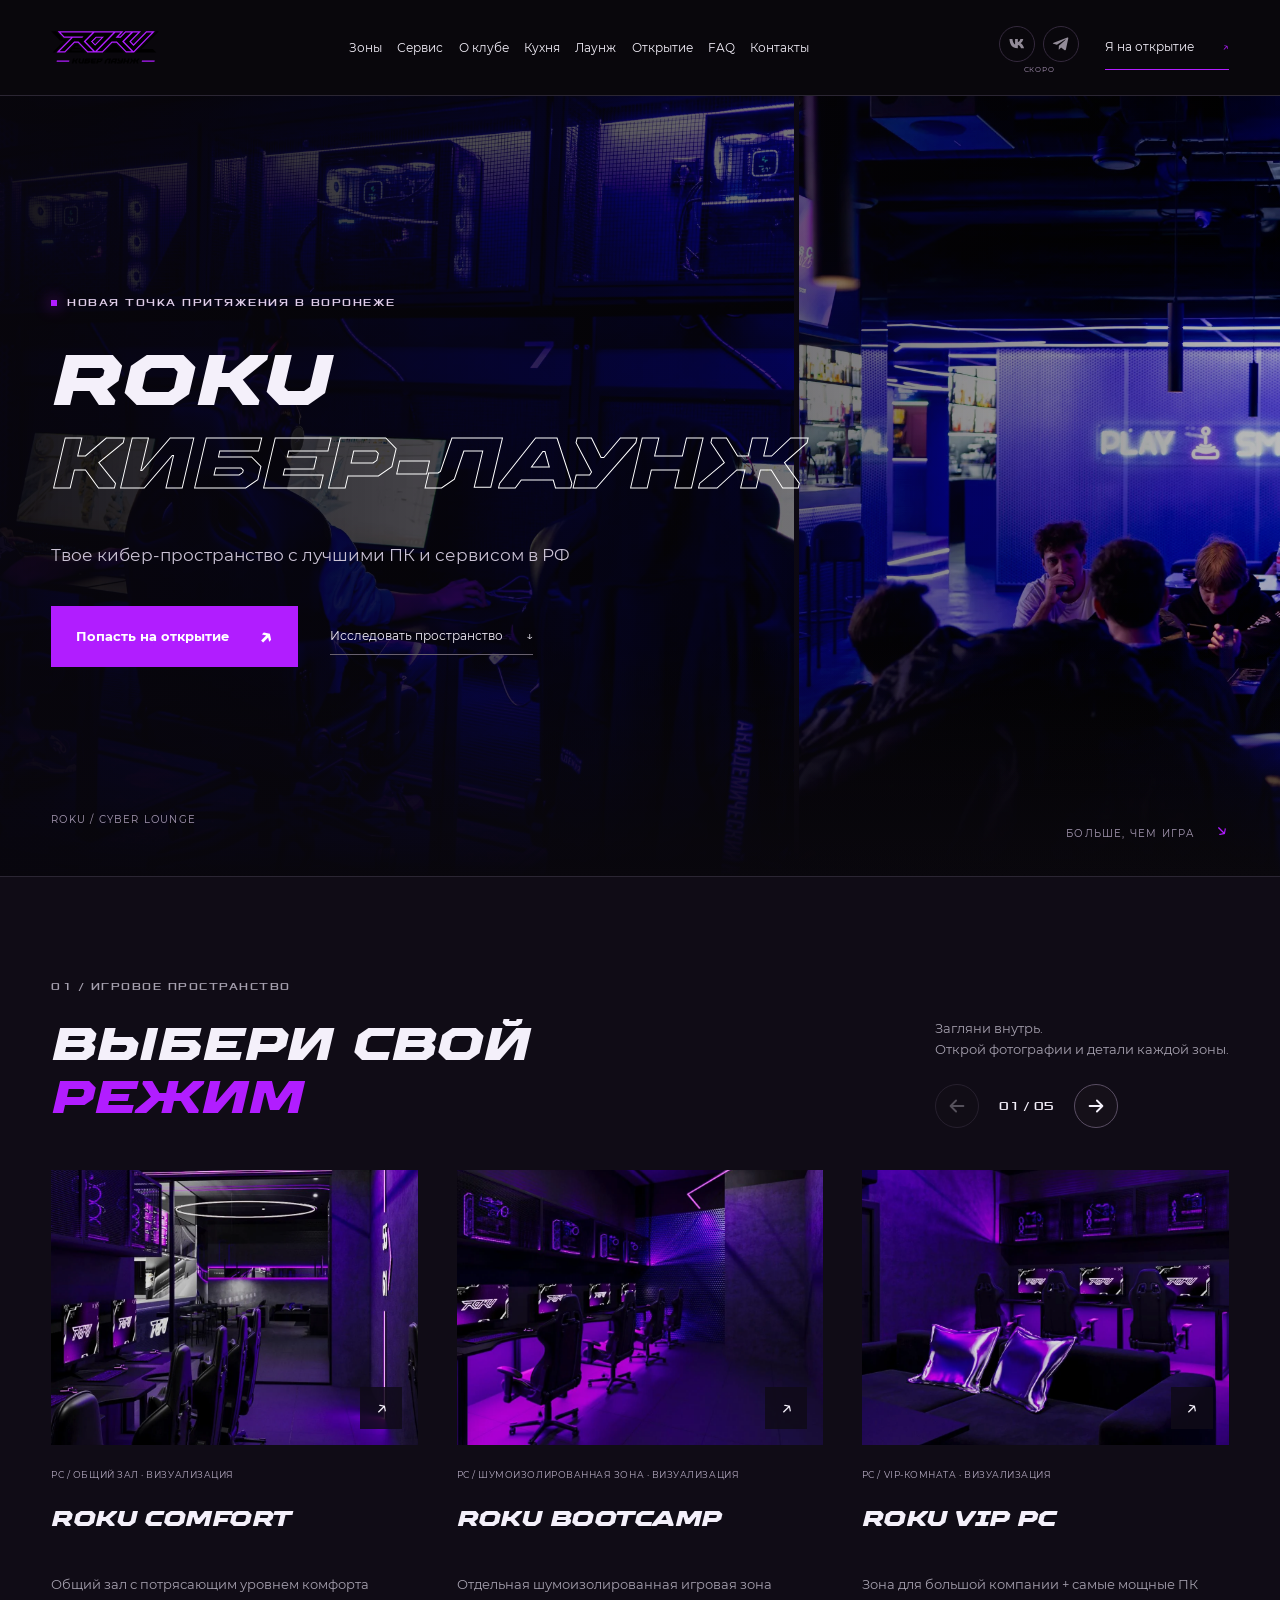
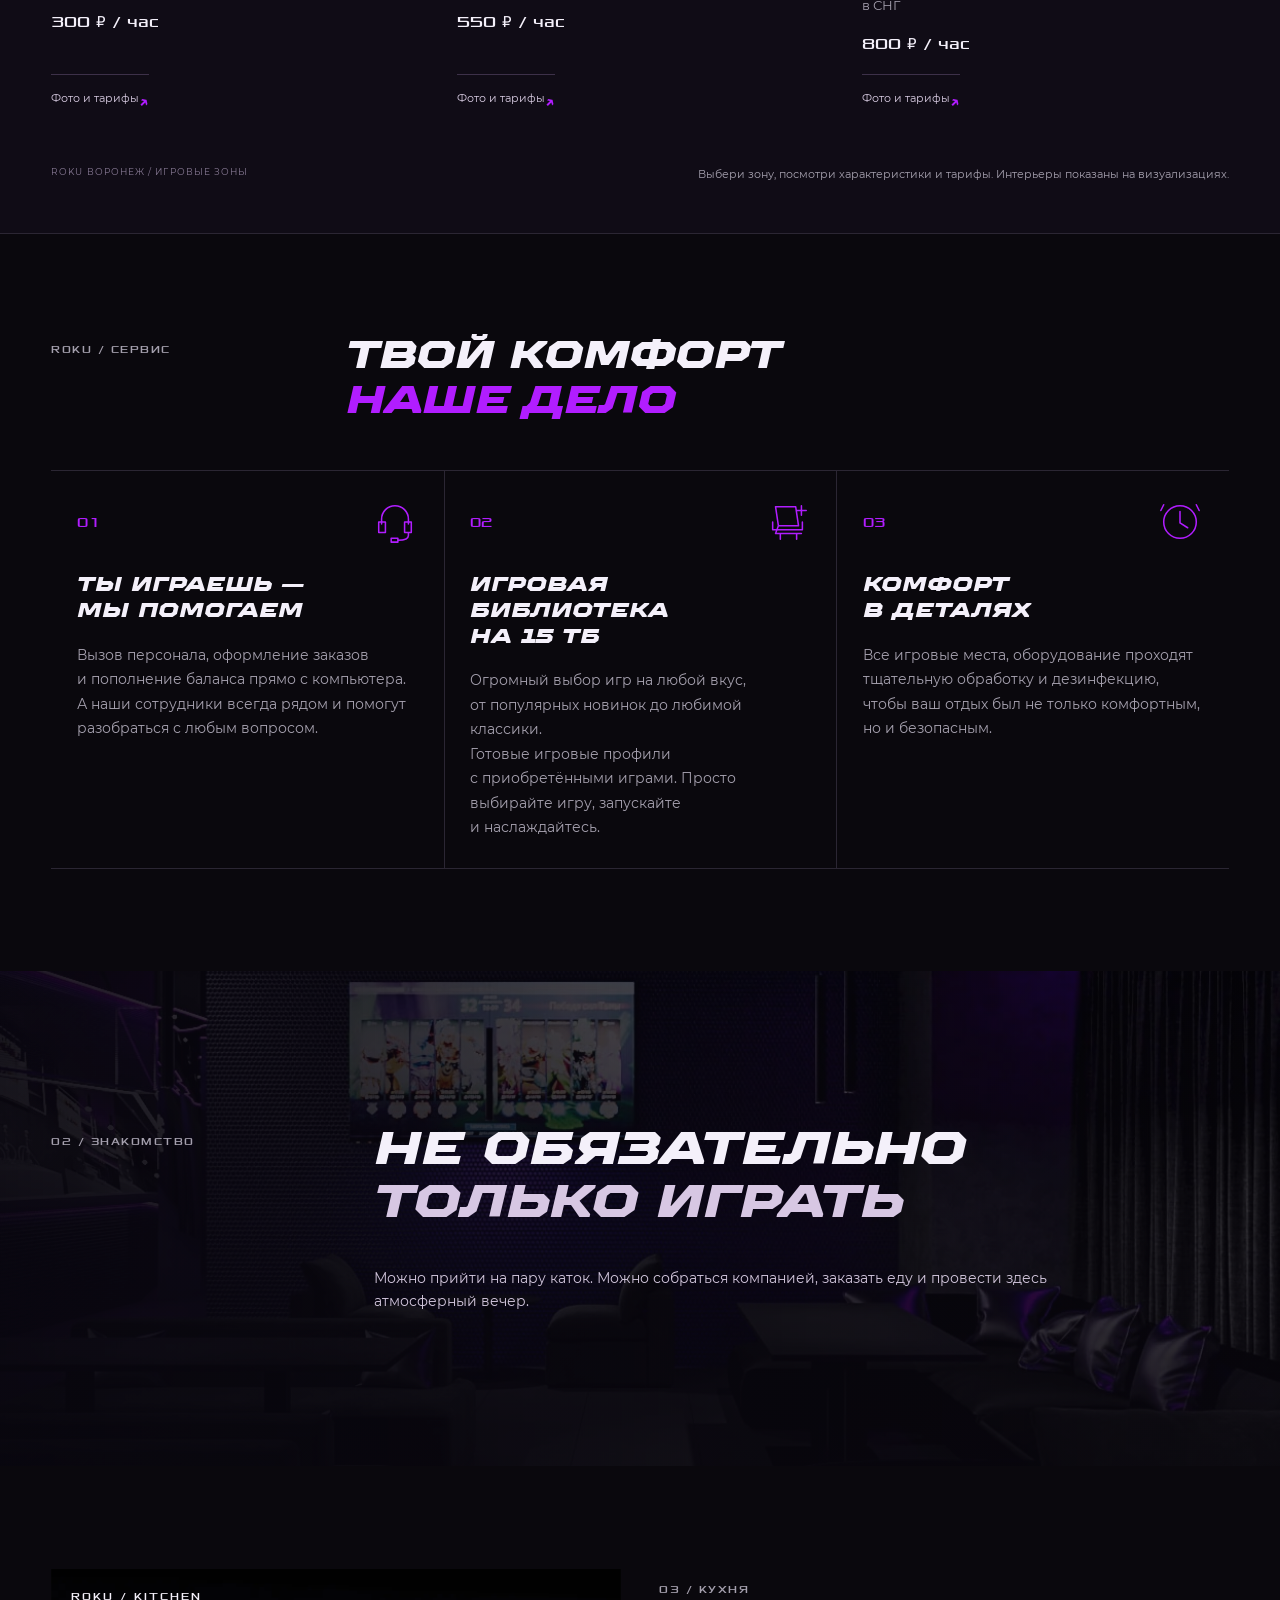
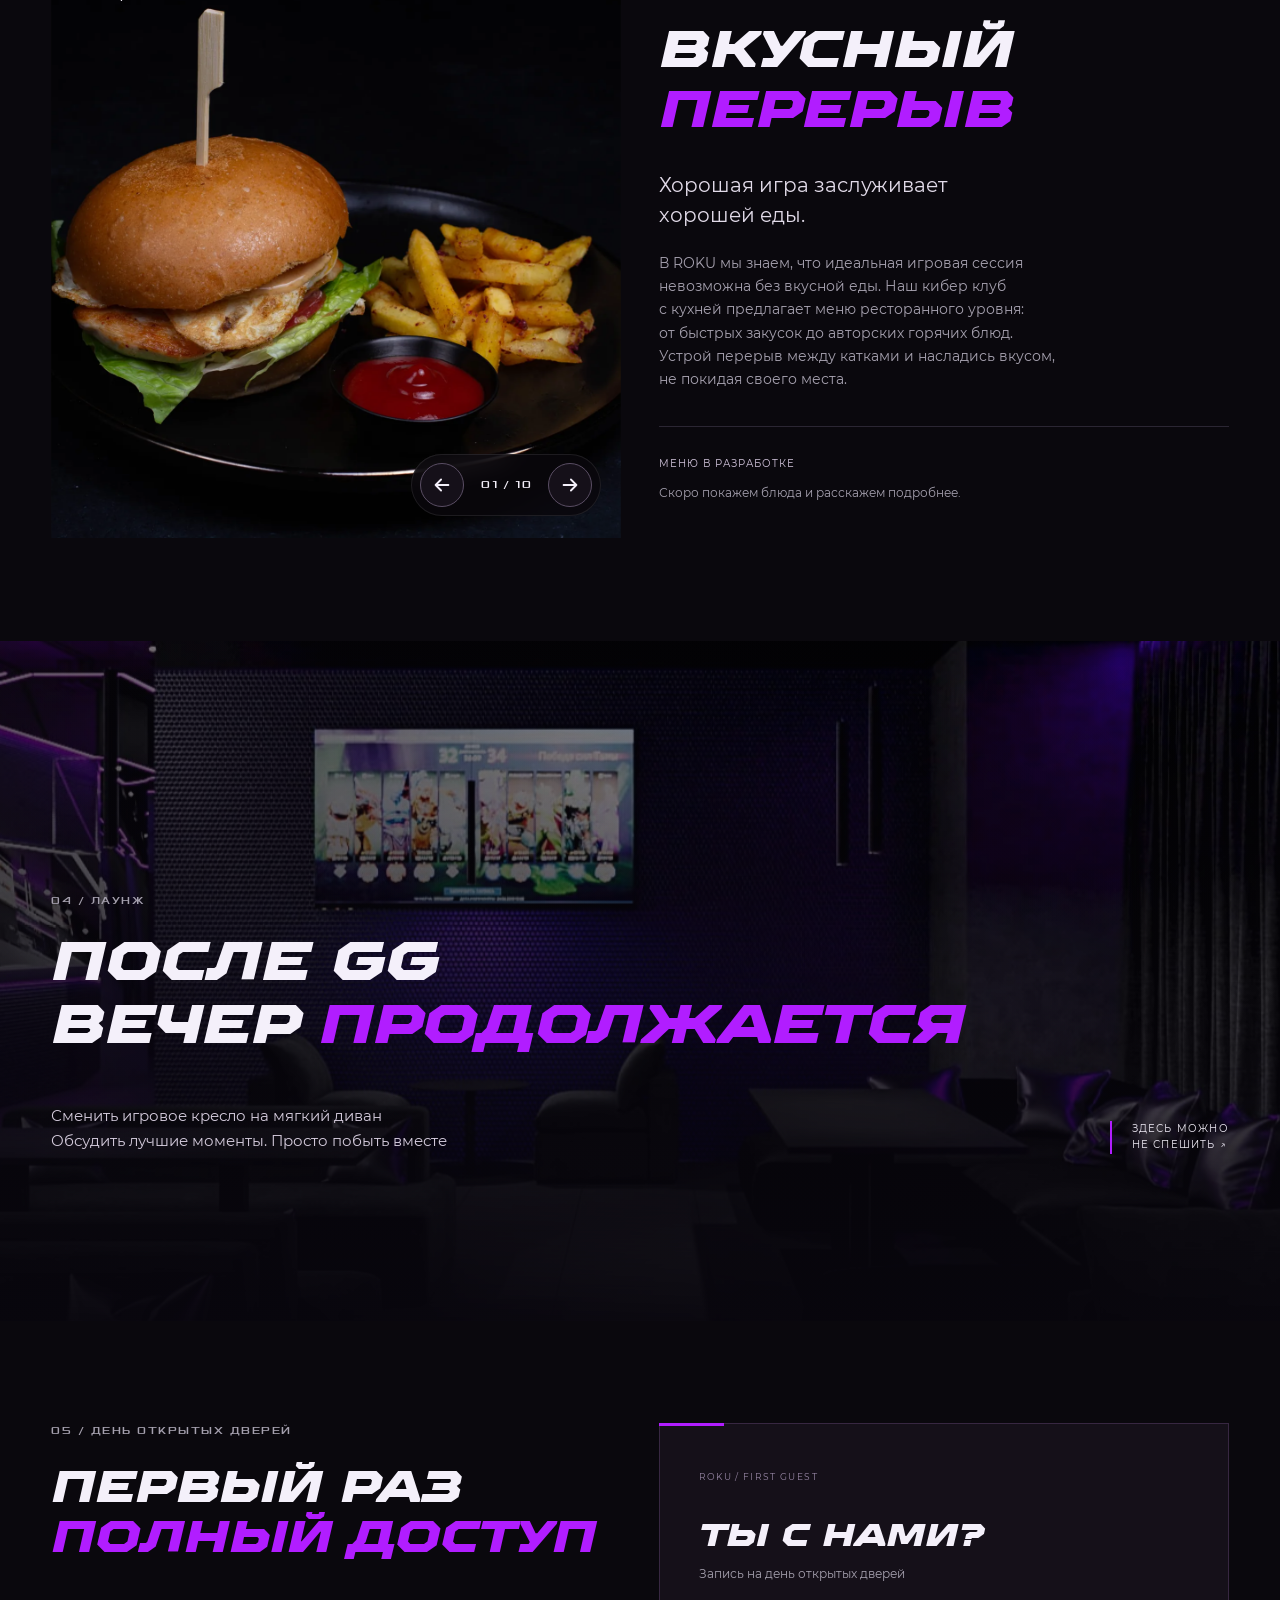
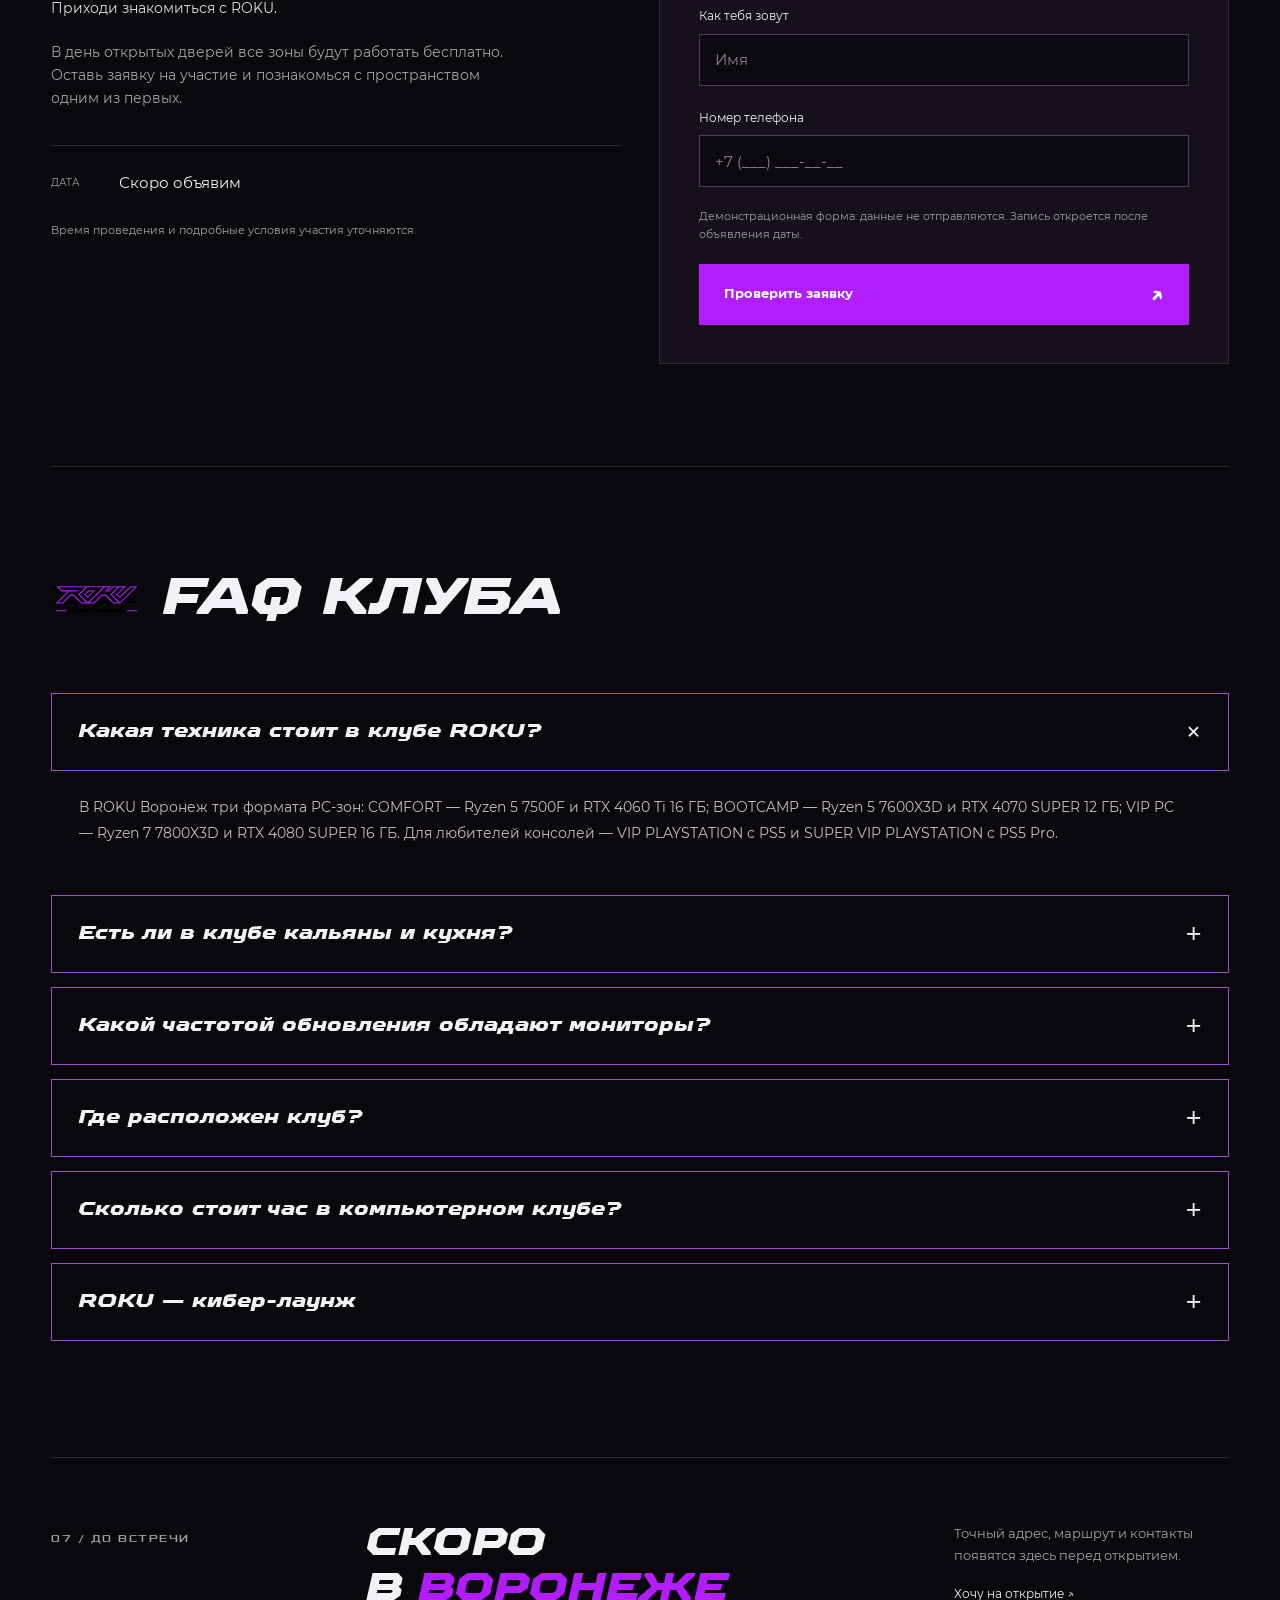
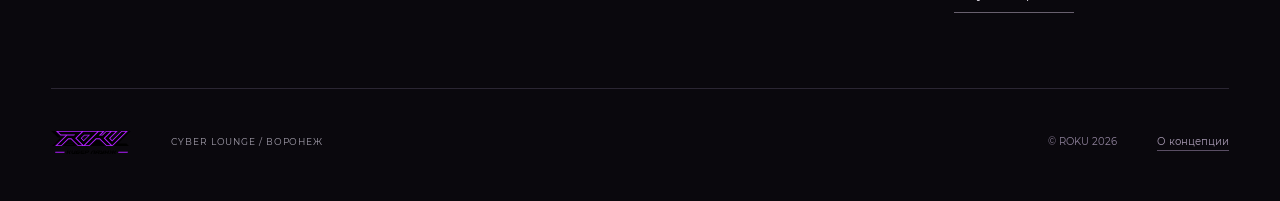
<file: index.html>
<!doctype html>
<html lang="ru"><head><meta charset="UTF-8"><meta name="viewport" content="width=device-width, initial-scale=1"><meta name="theme-color" content="#0a080d"><meta name="description" content="ROKU Cyber Lounge в Воронеже. Игровое пространство, кухня и лаунж. Познакомься с пространством нового клуба."><title>ROKU — Cyber Lounge · Воронеж</title><link rel="preload" href="assets/Xolonium-Bold.otf" as="font" type="font/otf" crossorigin><link rel="stylesheet" href="style.css?v=overlay-nav-20261106-4"></head><body>
<header class="header"><a class="brand" href="#" aria-label="ROKU — на главную"><img src="assets/logo.svg" alt="ROKU"><span>CYBER LOUNGE<br><b>ВОРОНЕЖ</b></span></a><nav id="navigation" aria-label="Разделы сайта"><a href="#space">Зоны</a><a href="#service">Сервис</a><a href="#about">О клубе</a><a href="#kitchen">Кухня</a><a href="#lounge">Лаунж</a><a href="#opening">Открытие</a><a href="#faq">FAQ</a><a href="#contacts">Контакты</a></nav><div class="header-socials" aria-label="Социальные сети клуба"><button class="social-icon" type="button" disabled aria-label="ВКонтакте — ссылка скоро" title="ВКонтакте — ссылка скоро"><svg viewBox="0 0 24 24" aria-hidden="true"><path d="M3 6h3.5c.4 4 2 6.1 3.2 6.7V6H13v3.8c1.2-.1 2.6-1.8 3.1-3.8h3.4c-.4 2.4-2 4.3-3.2 5.2 1.3.7 3.2 2.4 4.2 5.8h-3.7c-.6-1.8-2-3.5-3.8-3.7V17h-.4C6.1 17 3.3 12.7 3 6Z"/></svg></button><button class="social-icon" type="button" disabled aria-label="Telegram — ссылка скоро" title="Telegram — ссылка скоро"><svg viewBox="0 0 24 24" aria-hidden="true"><path d="m3.3 10.5 16.3-6.3c.8-.3 1.4.2 1.1 1.3l-2.8 13.2c-.2.9-.8 1.1-1.5.7l-4.3-3.2-2.1 2c-.2.2-.4.4-.8.4l.3-4.4 8-7.3c.3-.3-.1-.4-.5-.2l-9.9 6.2-4.2-1.3c-.9-.3-.9-.8.4-1.1Z"/></svg></button><span class="social-soon">СКОРО</span></div><a class="header-cta" href="#opening">Я на открытие <span>↗</span></a><button class="menu-button" aria-label="Открыть меню" aria-controls="navigation" aria-expanded="false">☰</button></header>
<main>
<section class="hero" aria-labelledby="hero-title"><div class="hero-film" aria-hidden="true"><div class="hero-film-track"><div class="hero-film-group"><img src="assets/live-gaming-wide.webp" alt="" decoding="async" fetchpriority="high"><img src="assets/live-lounge-evening.webp" alt="" decoding="async"><img src="assets/live-gaming-player.webp" alt="" decoding="async"><img src="assets/live-console-company.webp" alt="" decoding="async"><img src="assets/live-lounge-sofa.webp" alt="" decoding="async"><img src="assets/live-pc-detail.webp" alt="" decoding="async"><img src="assets/live-lounge-friends.webp" alt="" decoding="async"><img src="assets/live-company-evening.webp" alt="" decoding="async"></div><div class="hero-film-group"><img src="assets/live-gaming-wide.webp" alt="" decoding="async" fetchpriority="high"><img src="assets/live-lounge-evening.webp" alt="" decoding="async"><img src="assets/live-gaming-player.webp" alt="" decoding="async"><img src="assets/live-console-company.webp" alt="" decoding="async"><img src="assets/live-lounge-sofa.webp" alt="" decoding="async"><img src="assets/live-pc-detail.webp" alt="" decoding="async"><img src="assets/live-lounge-friends.webp" alt="" decoding="async"><img src="assets/live-company-evening.webp" alt="" decoding="async"></div></div></div><div class="hero-shade"></div><div class="hero-content"><div class="eyebrow"><i></i> НОВАЯ ТОЧКА ПРИТЯЖЕНИЯ В ВОРОНЕЖЕ</div><h1 id="hero-title">ROKU<br><em>КИБЕР-ЛАУНЖ</em></h1><p>Твое кибер-пространство с лучшими ПК и сервисом в РФ</p><div class="hero-actions"><a class="button" href="#opening">Попасть на открытие <span>↗</span></a><a class="text-link" href="#space">Исследовать пространство <span>↓</span></a></div></div><div class="hero-bottom"><span>ROKU / CYBER LOUNGE</span><span>БОЛЬШЕ, ЧЕМ ИГРА <span class="purple">↘</span></span></div></section>
<section class="space-section" id="space"><div class="wrap section-top"><div><div class="section-label">01 / ИГРОВОЕ ПРОСТРАНСТВО</div><h2>ВЫБЕРИ СВОЙ<br><em>РЕЖИМ</em></h2></div><div class="section-aside"><p>Загляни внутрь.<br>Открой фотографии и детали каждой зоны.</p><div class="carousel-controls"><button class="round" id="zone-prev" aria-label="Предыдущие зоны"><svg viewBox="0 0 24 24" aria-hidden="true" focusable="false"><path d="M19 12H5m6-6-6 6 6 6"/></svg></button><span id="zone-position" aria-live="polite">01 / 05</span><button class="round" id="zone-next" aria-label="Следующие зоны"><svg viewBox="0 0 24 24" aria-hidden="true" focusable="false"><path d="M5 12h14m-6-6 6 6-6 6"/></svg></button></div></div></div><div class="zone-track" id="zone-track" aria-label="Галерея пространств"></div><div class="wrap space-note"><span>ROKU ВОРОНЕЖ / ИГРОВЫЕ ЗОНЫ</span><p>Выбери зону, посмотри характеристики и тарифы. Интерьеры показаны на визуализациях.</p></div></section>
<section class="service wrap" id="service" aria-labelledby="service-title"><div class="service-heading"><div class="section-label">ROKU / СЕРВИС</div><h2 id="service-title">ТВОЙ КОМФОРТ<br><em>НАШЕ ДЕЛО</em></h2></div><div class="service-grid"><article class="service-card"><div class="service-top"><span>01</span><svg viewBox="0 0 48 48" aria-hidden="true"><path d="M10 26v-5a14 14 0 0 1 28 0v5M10 24H7v11h7V24h-4Zm28 0h3v11h-7V24h4ZM38 35v3c0 4-5 5-11 5m-7-2h7v4h-7z"/></svg></div><h3>ТЫ ИГРАЕШЬ —<br>МЫ ПОМОГАЕМ</h3><p>Вызов персонала, оформление заказов и пополнение баланса прямо с компьютера. А наши сотрудники всегда рядом и помогут разобраться с любым вопросом.</p></article><article class="service-card"><div class="service-top"><span>02</span><svg viewBox="0 0 48 48" aria-hidden="true"><path d="M11 8h21l3 20H14L11 8Zm3 20-3 8h27M16 36v6m17-6v6M8 24v8h31v-8M38 7v10m-5-5h10"/></svg></div><h3>ИГРОВАЯ БИБЛИОТЕКА<br>НА 15 ТБ</h3><p>Огромный выбор игр на любой вкус, от популярных новинок до любимой классики.<br>Готовые игровые профили с приобретёнными играми. Просто выбирайте игру, запускайте и наслаждайтесь.</p></article><article class="service-card"><div class="service-top"><span>03</span><svg viewBox="0 0 48 48" aria-hidden="true"><circle cx="24" cy="24" r="17"/><path d="M24 13v12l8 5M7 6l-3 6m37-6 3 6"/></svg></div><h3>КОМФОРТ<br>В ДЕТАЛЯХ</h3><p>Все игровые места, оборудование проходят тщательную обработку и дезинфекцию, чтобы ваш отдых был не только комфортным, но и безопасным.</p></article></div></section>
<section class="intro-section" id="about"><div class="intro-background" aria-hidden="true"><img src="assets/39.webp" alt="" loading="lazy"></div><div class="intro-shade"></div><div class="intro wrap"><div class="section-label">02 / ЗНАКОМСТВО</div><div><h2>НЕ ОБЯЗАТЕЛЬНО<br><span class="muted">ТОЛЬКО ИГРАТЬ</span></h2><div class="intro-copy"><p>Можно прийти на пару каток. Можно собраться компанией, заказать еду и провести здесь атмосферный вечер.</p></div></div></div></section>
<section class="kitchen wrap" id="kitchen"><div class="kitchen-photo food-gallery" role="region" aria-label="Фотографии блюд кухни ROKU"><div class="food-track" id="food-track" tabindex="0" aria-label="Галерея блюд, листай в сторону"><figure class="food-slide"><img src="assets/food-burger.webp" loading="lazy" alt="Бургер с картофелем фри из кухни ROKU"></figure><figure class="food-slide"><img src="assets/food-pizza.webp" loading="lazy" alt="Пицца из кухни ROKU"></figure><figure class="food-slide"><img src="assets/food-sandwich.webp" loading="lazy" alt="Сэндвич из кухни ROKU"></figure><figure class="food-slide"><img src="assets/food-pasta.webp" loading="lazy" alt="Паста из кухни ROKU"></figure><figure class="food-slide"><img src="assets/food-salad.webp" loading="lazy" alt="Салат из кухни ROKU"></figure><figure class="food-slide"><img src="assets/food-breakfast.webp" loading="lazy" alt="Завтрак из кухни ROKU"></figure><figure class="food-slide"><img src="assets/food-potatoes.webp" loading="lazy" alt="Картофельное блюдо из кухни ROKU"></figure><figure class="food-slide"><img src="assets/food-rice.webp" loading="lazy" alt="Горячее блюдо с рисом из кухни ROKU"></figure><figure class="food-slide"><img src="assets/food-shrimp.webp" loading="lazy" alt="Креветки из кухни ROKU"></figure><figure class="food-slide"><img src="assets/food-wrap.webp" loading="lazy" alt="Ролл из кухни ROKU"></figure></div><span class="photo-mark">ROKU / KITCHEN</span><div class="food-controls"><button class="round" id="food-prev" aria-label="Предыдущее блюдо"><svg viewBox="0 0 24 24" aria-hidden="true"><path d="M19 12H5m6-6-6 6 6 6"/></svg></button><span id="food-count" aria-live="polite">01 / 10</span><button class="round" id="food-next" aria-label="Следующее блюдо"><svg viewBox="0 0 24 24" aria-hidden="true"><path d="M5 12h14m-6-6 6 6-6 6"/></svg></button></div></div><div class="kitchen-copy"><div class="section-label">03 / КУХНЯ</div><h2>ВКУСНЫЙ<br><em>ПЕРЕРЫВ</em></h2><p class="lead">Хорошая игра заслуживает<br>хорошей еды.</p><p>В ROKU мы знаем, что идеальная игровая сессия невозможна без вкусной еды. Наш кибер клуб с кухней предлагает меню ресторанного уровня: от быстрых закусок до авторских горячих блюд. Устрой перерыв между катками и насладись вкусом, не покидая своего места.</p><div class="inline-note"><span>МЕНЮ В РАЗРАБОТКЕ</span><p>Скоро покажем блюда и расскажем подробнее.</p></div></div></section>
<section class="lounge" id="lounge"><img src="assets/39.webp" loading="lazy" alt="Визуализация лаунжа ROKU в Воронеже с мягкими диванами"><div class="lounge-shade"></div><div class="wrap lounge-content"><div class="section-label">04 / ЛАУНЖ</div><h2>ПОСЛЕ GG<br>ВЕЧЕР <em>ПРОДОЛЖАЕТСЯ</em></h2><div class="lounge-bottom"><p>Сменить игровое кресло на мягкий диван<br>Обсудить лучшие моменты. Просто побыть вместе</p><span>ЗДЕСЬ МОЖНО<br>НЕ СПЕШИТЬ ↗</span></div></div></section>
<section class="opening wrap" id="opening"><div class="opening-copy"><div class="section-label">05 / ДЕНЬ ОТКРЫТЫХ ДВЕРЕЙ</div><h2>ПЕРВЫЙ РАЗ<br><em>ПОЛНЫЙ ДОСТУП</em></h2><p class="lead">Приходи знакомиться с ROKU.</p><p>В день открытых дверей все зоны будут работать бесплатно. Оставь заявку на участие и познакомься с пространством одним из первых.</p><div class="opening-meta"><span>ДАТА</span><strong>Скоро объявим</strong></div><p class="small">Время проведения и подробные условия участия уточняются.</p></div><div class="form-panel"><span class="form-number">ROKU / FIRST GUEST</span><h3>ТЫ С НАМИ?</h3><p>Запись на день открытых дверей</p><form id="opening-form"><label for="guest-name">Как тебя зовут</label><input id="guest-name" name="name" autocomplete="given-name" placeholder="Имя" required maxlength="60"><label for="guest-phone">Номер телефона</label><input id="guest-phone" name="phone" type="tel" inputmode="tel" autocomplete="tel" placeholder="+7 (___) ___-__-__" required><p class="form-demo">Демонстрационная форма: данные не отправляются. Запись откроется после объявления даты.</p><button class="button" type="submit">Проверить заявку <span>↗</span></button><p id="form-status" role="status" tabindex="-1"></p></form></div></section>
<section class="faq wrap" id="faq" aria-labelledby="faq-title"><div class="faq-heading"><img src="assets/logo.svg" alt="ROKU"><h2 id="faq-title">FAQ КЛУБА</h2></div><div id="faq-list"><details class="faq-item" open><summary><h3>Какая техника стоит в клубе ROKU?</h3><span aria-hidden="true">+</span></summary><div class="faq-answer"><p>В ROKU Воронеж три формата PC-зон: COMFORT — Ryzen 5 7500F и RTX 4060 Ti 16 ГБ; BOOTCAMP — Ryzen 5 7600X3D и RTX 4070 SUPER 12 ГБ; VIP PC — Ryzen 7 7800X3D и RTX 4080 SUPER 16 ГБ. Для любителей консолей — VIP PLAYSTATION с PS5 и SUPER VIP PLAYSTATION с PS5 Pro.</p></div></details><details class="faq-item"><summary><h3>Есть ли в клубе кальяны и кухня?</h3><span aria-hidden="true">+</span></summary><div class="faq-answer"><p>В ROKU Воронеж игровой вечер можно дополнить кухней ресторанного уровня и отдыхом в лаунже. В меню — быстрые закуски и горячие блюда; мягкие диваны и приглушённый свет помогают переключиться между матчами. Подробности меню и обслуживания можно уточнить у команды клуба.</p></div></details><details class="faq-item"><summary><h3>Какой частотой обновления обладают мониторы?</h3><span aria-hidden="true">+</span></summary><div class="faq-answer"><p>В зонах COMFORT и BOOTCAMP установлены мониторы 240 Гц, в VIP PC — 300 Гц. В VIP PLAYSTATION предусмотрен экран 85 дюймов, в SUPER VIP PLAYSTATION — 100 дюймов; по прайсу клуба оба экрана поддерживают 240 Гц.</p></div></details><details class="faq-item"><summary><h3>Где расположен клуб?</h3><span aria-hidden="true">+</span></summary><div class="faq-answer"><p>ROKU Cyber Lounge находится в Воронеже. Точный адрес и маршрут до клуба появятся в разделе контактов. Внутри — общий игровой зал, шумоизолированный BOOTCAMP, VIP PC, PlayStation и лаунж.</p></div></details><details class="faq-item"><summary><h3>Сколько стоит час в компьютерном клубе?</h3><span aria-hidden="true">+</span></summary><div class="faq-answer"><p>COMFORT — 300 ₽ за час, BOOTCAMP — 550 ₽, VIP PC — 800 ₽. VIP PLAYSTATION — 950 ₽ за час, SUPER VIP PLAYSTATION — 1 650 ₽. Для отдельных зон есть пакеты на 3 и 6 часов, утренние и ночные тарифы. Полный прайс открывается по нажатию на карточку зоны.</p></div></details><details class="faq-item"><summary><h3>ROKU — кибер-лаунж</h3><span aria-hidden="true">+</span></summary><div class="faq-answer"><p>ROKU Cyber Lounge в Воронеже объединяет игры, кухню и отдых в одном пространстве. Можно прийти на несколько матчей, собраться компанией в отдельной зоне или продолжить вечер в лаунже.</p></div></details></div></section>
<section class="contacts wrap" id="contacts"><div class="section-label">07 / ДО ВСТРЕЧИ</div><h2>СКОРО<br>В <em>ВОРОНЕЖЕ</em></h2><div class="contact-note"><p>Точный адрес, маршрут и контакты появятся здесь перед открытием.</p><a class="text-link" href="#opening">Хочу на открытие ↗</a></div></section>
</main><footer class="wrap"><a class="brand" href="#" aria-label="ROKU — наверх"><img src="assets/logo.svg" alt="ROKU"></a><p>CYBER LOUNGE / ВОРОНЕЖ</p><span>© ROKU 2026</span><button class="footer-link" id="project-info">О концепции</button></footer><a class="mobile-cta button" href="#opening">На открытие <span>↗</span></a>
<dialog id="zone-dialog" aria-labelledby="dialog-title"><button class="dialog-close round" aria-label="Закрыть галерею"><svg viewBox="0 0 24 24" aria-hidden="true" focusable="false"><path d="m6 6 12 12M18 6 6 18"/></svg></button><div class="dialog-grid"><div class="dialog-gallery"><img id="dialog-image" alt=""><div class="gallery-toolbar"><button class="round" id="photo-prev" aria-label="Предыдущее фото"><svg viewBox="0 0 24 24" aria-hidden="true" focusable="false"><path d="M19 12H5m6-6-6 6 6 6"/></svg></button><span id="photo-count" aria-live="polite"></span><button class="round" id="photo-next" aria-label="Следующее фото"><svg viewBox="0 0 24 24" aria-hidden="true" focusable="false"><path d="M5 12h14m-6-6 6 6-6 6"/></svg></button></div><div id="thumbnails" class="thumbnails"></div></div><div class="dialog-info"><span class="section-label" id="dialog-type"></span><h2 id="dialog-title"></h2><p id="dialog-description"></p><h3>ХАРАКТЕРИСТИКИ</h3><dl id="specs"></dl><div id="zone-pricing" class="zone-pricing"></div><p class="small" id="dialog-note"></p><a class="button" href="#opening" id="dialog-cta">Хочу на открытие ↗</a></div></div></dialog>
<dialog id="info-dialog" aria-labelledby="info-title"><button class="dialog-close round" aria-label="Закрыть"><svg viewBox="0 0 24 24" aria-hidden="true" focusable="false"><path d="m6 6 12 12M18 6 6 18"/></svg></button><div class="info-inner"><div class="section-label">ROKU / КОНЦЕПЦИЯ</div><h2 id="info-title">ПЕРВОЕ ЗНАКОМСТВО</h2><p>Это дизайн-концепция будущего сайта ROKU в Воронеже. Использованы живые фотографии клуба в Воронеже и блюд кухни ROKU. Для PC-комнаты пока показаны предоставленные визуализации. Группировка пространств предварительная.</p><p>Комплектации, тарифы, адрес, контакты, дата открытия, меню и документы появятся после подтверждения клубом. Демонстрационная форма ничего не отправляет и не сохраняет.</p></div></dialog>
<script src="cms-content.js?v=overlay-nav-20261106-4"></script>
<script src="app.js?v=overlay-nav-20261106-4"></script></body></html>
</file>
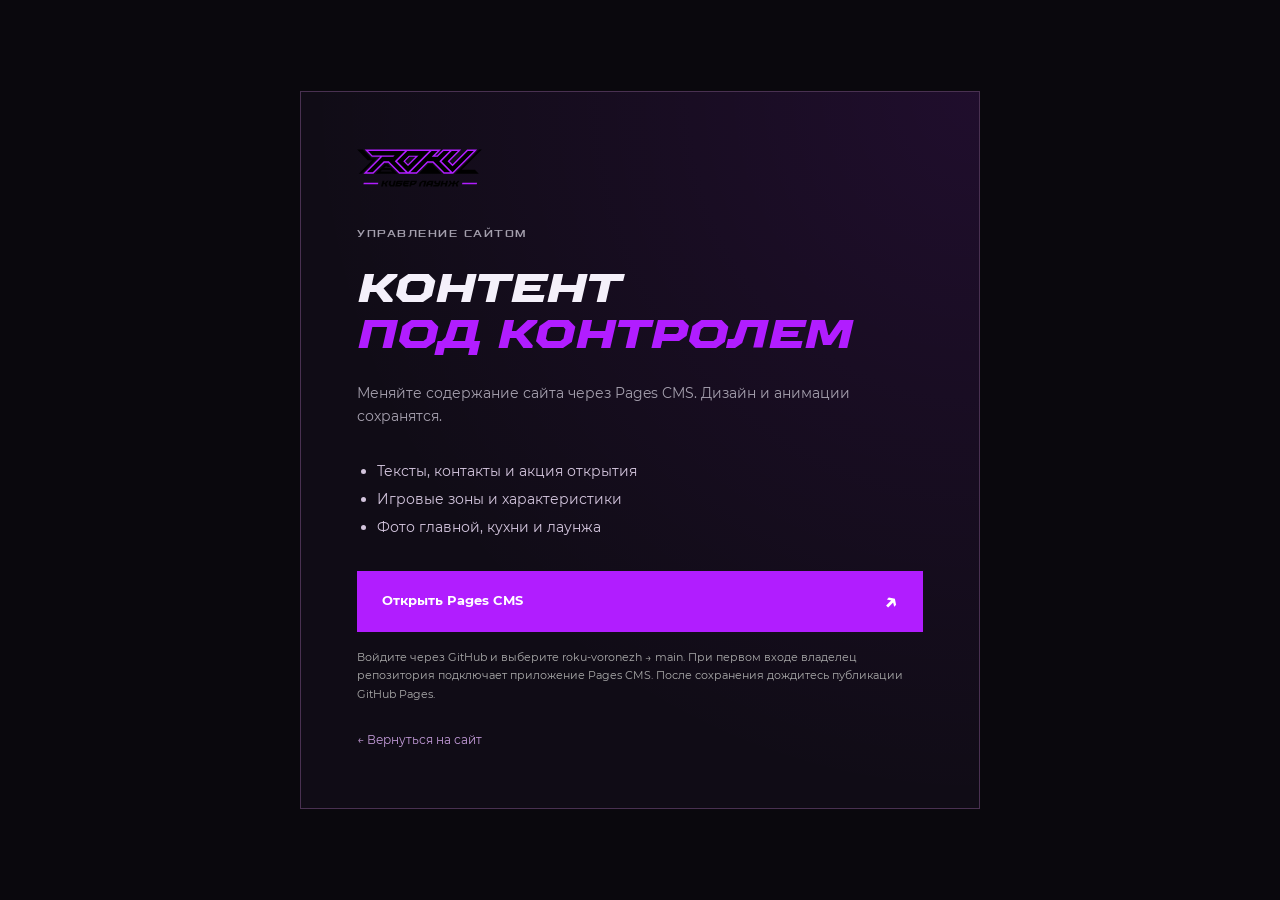
<file: admin/index.html>
<!doctype html><html lang="ru"><head><meta charset="UTF-8"><meta name="viewport" content="width=device-width, initial-scale=1"><meta name="robots" content="noindex,nofollow"><title>ROKU — Управление сайтом</title><link rel="stylesheet" href="../style.css?v=cms-20261103-1"><style>body{min-height:100svh;display:grid;place-items:center;padding:24px}.cms-panel{width:min(680px,100%);padding:clamp(24px,6vw,56px);border:1px solid #493151;background:radial-gradient(ellipse at top right,#b11dff19,transparent 70%),#100c16}.cms-panel img{width:125px;margin-bottom:38px}.cms-panel h1{font-size:clamp(24px,5vw,40px);margin-bottom:22px}.cms-panel p{font-size:14px}.cms-panel ul{padding-left:20px;margin:28px 0;color:#d3c5dd;font-size:14px;line-height:2}.cms-panel .button{display:flex;margin:30px 0 16px}.cms-panel .small{color:#aaa}.back{font-size:12px;color:#c49cda}</style></head><body><main class="cms-panel"><img src="../assets/logo.svg" alt="ROKU"><div class="section-label">УПРАВЛЕНИЕ САЙТОМ</div><h1>КОНТЕНТ<br><em>ПОД КОНТРОЛЕМ</em></h1><p>Меняйте содержание сайта через Pages CMS. Дизайн и анимации сохранятся.</p><ul><li>Тексты, контакты и акция открытия</li><li>Игровые зоны и характеристики</li><li>Фото главной, кухни и лаунжа</li></ul><a class="button" href="https://app.pagescms.org/" target="_blank" rel="noopener noreferrer">Открыть Pages CMS <span>↗</span></a><p class="small">Войдите через GitHub и выберите roku-voronezh → main. При первом входе владелец репозитория подключает приложение Pages CMS. После сохранения дождитесь публикации GitHub Pages.</p><a class="back" href="../">← Вернуться на сайт</a></main></body></html>
</file>
<file: style.css>
@font-face{font-family:Montserrat;src:url("assets/Montserrat-Regular.woff2") format("woff2");font-weight:400;font-display:swap}@font-face{font-family:Montserrat;src:url("assets/Montserrat-Bold.woff2") format("woff2");font-weight:700;font-display:swap}@font-face{font-family:"TT Octosquares Expanded";src:url("assets/TTOctosquaresExp-BlackIt.woff2") format("woff2");font-weight:900;font-style:italic;font-display:swap}@font-face{font-family:Xolonium;src:url('assets/Xolonium-Regular.otf')}@font-face{font-family:Xolonium;src:url('assets/Xolonium-Bold.otf');font-weight:700}:root{--bg:#0a080d;--ink:#f4f0fa;--muted:#a5a0ae;--purple:#b11dff;--line:#2b2633}*{box-sizing:border-box}html{scroll-behavior:smooth;scroll-padding-top:100px}body{margin:0;background:var(--bg);color:var(--ink);font:16px/1.65 Montserrat,Arial,sans-serif}body.modal-open{overflow:hidden}a{color:inherit;text-decoration:none}button,input{font:inherit}button,a,input{-webkit-tap-highlight-color:transparent}button{color:inherit;cursor:pointer}button:disabled{opacity:.3;cursor:default}button:focus-visible,a:focus-visible,input:focus-visible{outline:2px solid #e7b7ff;outline-offset:5px}img{display:block;width:100%;object-fit:cover}p{color:var(--muted);margin:0 0 22px}h1,h2,h3{font-family:Xolonium,Arial,sans-serif;line-height:1.16;margin:0;font-weight:700;letter-spacing:-.045em}h1{font-size:clamp(46px,5.9vw,94px)}h2{font-size:clamp(32px,3.6vw,56px)}h3{font-size:25px}em{font-style:normal;color:var(--purple)}.muted{color:#77717f}.wrap{width:min(1320px,calc(100% - 112px));margin:auto}.concept-bar{display:flex;justify-content:center;gap:20px;background:#23102e;padding:6px 20px;font-size:10px;letter-spacing:.12em;color:#ead1fa}.concept-bar span{color:#bca6c9;letter-spacing:0}.header{height:96px;display:flex;align-items:center;gap:32px;padding:0 56px;border-bottom:1px solid var(--line);background:#0a080df5;position:relative;z-index:10}.brand{display:flex;gap:18px;align-items:center}.brand img{width:108px;height:47px;object-fit:contain}.brand span{font-size:9px;line-height:1.8;letter-spacing:.13em;color:#aaa1b5}.brand b{color:#eee;font-weight:400}.header nav{display:flex;gap:28px;margin:auto;font-size:13px}.header nav a:hover{color:var(--purple)}.header-cta{font-size:12px;padding:12px 0;border-bottom:1px solid var(--purple)}.header-cta span{margin-left:25px;color:var(--purple)}.menu-button{display:none}.hero{height:min(780px,calc(100svh - 123px));min-height:610px;position:relative;overflow:hidden}.hero-photo{position:absolute;inset:0;height:100%;object-position:center 48%}.hero-shade{position:absolute;inset:0;background:linear-gradient(90deg,#08060deb 0%,#08060d91 48%,#08060d10 100%),linear-gradient(0deg,var(--bg),transparent 30%)}.hero-content{position:relative;z-index:1;padding:100px 56px 90px;max-width:1250px}.eyebrow,.section-label{font-size:10px;letter-spacing:.15em;color:var(--muted);font-family:Xolonium,Arial,sans-serif}.eyebrow{display:flex;align-items:center;gap:10px;color:#e1cfea;margin-bottom:33px}.eyebrow i{height:6px;width:6px;background:var(--purple);box-shadow:0 0 15px var(--purple)}.hero h1{max-width:1100px}.hero h1 em{color:#fff;-webkit-text-stroke:1px #fff;color:transparent}.hero p{font-size:17px;color:#cbc3d5;line-height:1.8;margin-top:30px}.hero-actions{display:flex;align-items:center;gap:32px;margin-top:35px}.button{display:flex;align-items:center;justify-content:space-between;gap:30px;background:var(--purple);color:white;padding:18px 24px;border:1px solid var(--purple);font-size:13px;font-weight:bold;transition:background .2s}.button:hover{background:#9320cb;border-color:#9320cb}.button span{font-size:23px;line-height:1}.text-link{font-size:12px;border-bottom:1px solid #68606e;padding:8px 0;display:inline-block}.text-link span{margin-left:20px}.hero-bottom{position:absolute;bottom:28px;left:56px;right:56px;display:flex;justify-content:space-between;font-size:10px;letter-spacing:.12em;color:#a89bb5}.purple{color:var(--purple);font-size:22px;margin-left:16px}.intro{padding-top:105px;padding-bottom:110px;display:grid;grid-template-columns:1fr 3fr;gap:50px}.intro .section-label{padding-top:9px}.intro-copy{display:grid;grid-template-columns:1fr 1fr;gap:42px;margin-top:35px;max-width:730px;font-size:14px}.intro-copy p{margin:0}.space-section{padding:90px 0 50px;background:#100c16;border-top:1px solid var(--line);border-bottom:1px solid var(--line)}.section-top{display:flex;align-items:end;justify-content:space-between;gap:30px;margin-bottom:42px}.section-label{margin-bottom:25px}.section-aside{min-width:250px}.section-aside p{font-size:13px;margin-bottom:23px}.carousel-controls{display:flex;align-items:center;gap:20px}.carousel-controls span{font-size:11px;font-family:Xolonium}.round{border:1px solid #5a4e64;background:#151019;height:44px;width:44px;display:inline-grid;place-items:center;border-radius:50%;font-size:22px;flex-shrink:0}.round:hover{border-color:var(--purple);background:#30133f}.zone-track{display:flex;gap:22px;overflow:auto;scroll-snap-type:x mandatory;scrollbar-width:none;padding:0 56px 15px;scroll-padding-left:56px}.zone-track::-webkit-scrollbar{display:none}.zone-card{flex:0 0 calc((100vw - 156px)/3);scroll-snap-align:start;background:none;text-align:left;border:0;padding:0;min-width:0}.zone-image{overflow:hidden;position:relative;height:360px;background:#1d1228}.zone-image img{height:100%;transition:transform .5s}.zone-card:hover img{transform:scale(1.04)}.zone-image .open-icon{position:absolute;right:16px;bottom:16px;background:#100b18d9;width:42px;height:42px;display:grid;place-items:center;font-size:22px}.zone-category{color:#bbb0c7;letter-spacing:.12em;font-size:9px;display:block;margin:22px 0 8px}.zone-card h3{font-size:23px}.zone-card p{font-size:13px;margin:12px 0 15px}.card-bottom{font-size:11px;display:flex;justify-content:space-between;padding-top:14px;border-top:1px solid #3d3149;color:#d9cde3}.card-bottom b{font-size:16px;color:var(--purple)}.space-note{display:flex;justify-content:space-between;margin-top:34px;gap:25px}.space-note span{font-size:9px;letter-spacing:.12em;color:#897b96}.space-note p{font-size:11px;margin:0}.kitchen{display:grid;grid-template-columns:1.08fr 1fr;gap:90px;padding-top:120px;padding-bottom:120px;align-items:center}.kitchen-photo{position:relative;height:580px}.kitchen-photo img{height:100%;object-position:center 53%}.photo-mark{position:absolute;left:24px;bottom:24px;font-family:Xolonium;font-size:10px;letter-spacing:.2em}.kitchen-copy h2{font-size:clamp(40px,4.2vw,64px)}.lead{font-size:20px;line-height:1.5;color:#e2dbe9}.kitchen-copy .lead{margin-top:28px}.kitchen-copy>p:not(.lead){font-size:14px;max-width:400px}.inline-note{margin-top:35px;padding:22px 0;border-top:1px solid var(--line)}.inline-note span{font-size:10px;letter-spacing:.1em;color:#d7c9e1}.inline-note p{margin:8px 0 0;font-size:12px}.lounge{position:relative;min-height:680px;display:flex;align-items:end}.lounge>img{position:absolute;inset:0;height:100%;object-position:50% 58%}.lounge-shade{position:absolute;inset:0;background:linear-gradient(0deg,#08060df5,transparent 120%),linear-gradient(90deg,#08060d80,transparent)}.lounge-content{position:relative;padding:150px 0 65px}.lounge h2{font-size:clamp(36px,4.2vw,66px);max-width:1000px}.lounge-bottom{display:flex;align-items:end;justify-content:space-between;gap:30px;margin-top:45px}.lounge-bottom p{font-size:15px;color:#d4cbdc;margin:0}.lounge-bottom>span{font-size:10px;letter-spacing:.12em;border-left:2px solid var(--purple);padding-left:20px}.opening{display:grid;grid-template-columns:1.2fr 1fr;gap:110px;padding-top:130px;padding-bottom:130px}.opening-copy h2{font-size:clamp(34px,3.6vw,56px)}.opening-copy>.lead{margin-top:32px}.opening-copy>p{font-size:14px;max-width:470px}.opening-meta{border-top:1px solid var(--line);padding:25px 0;display:flex;gap:40px;align-items:center;margin-top:35px}.opening-meta span{font-size:10px;color:var(--muted)}.opening-meta strong{font-size:15px;font-weight:400}.small{font-size:11px!important;line-height:1.7}.form-panel{background:#151019;border:1px solid #372741;padding:40px;position:relative}.form-panel:before{content:'';position:absolute;left:-1px;top:-1px;width:65px;border-top:3px solid var(--purple)}.form-number{font-size:9px;letter-spacing:.15em;color:#9887a5}.form-panel h3{margin:30px 0 8px;font-size:32px}.form-panel>p{font-size:12px}form label{display:block;font-size:12px;margin:22px 0 8px}input{width:100%;height:52px;background:#0d0911;border:1px solid #4d3e59;padding:0 15px;color:white;border-radius:0;font-size:15px}input::placeholder{color:#8d7d99}.form-demo{font-size:11px;margin:20px 0;color:#a799b1}form .button{width:100%}#form-status{font-size:12px;color:#d9b6ef;margin:15px 0 0}#form-status:empty{display:none}.contacts{border-top:1px solid var(--line);padding-top:65px;padding-bottom:75px;display:grid;grid-template-columns:1fr 2fr 1fr;gap:30px}.contacts .section-label{margin-top:8px}.contacts h2{font-size:40px}.contact-note{font-size:13px}.contact-note p{margin-bottom:10px}footer{padding-top:30px;padding-bottom:35px;border-top:1px solid var(--line);display:flex;align-items:center;gap:40px}footer .brand img{width:80px}footer p{margin:0;font-size:9px;letter-spacing:.1em}footer>span{font-size:10px;color:#8f819b;margin-left:auto}.footer-link{font-size:10px;color:#a99bb4;border:0;background:none;border-bottom:1px solid #5a4e64;padding:0}.mobile-cta{display:none}dialog{background:#100c16;color:var(--ink);border:1px solid #51405e;width:min(1180px,94vw);max-height:90svh;padding:0;overflow:auto}dialog::backdrop{background:#050208dc;backdrop-filter:blur(8px)}.dialog-close{position:absolute;right:18px;top:18px;z-index:3;background:#17101fe8;font-size:30px}.dialog-grid{display:grid;grid-template-columns:1.2fr 1fr}.dialog-gallery{min-width:0;background:#09060d}.dialog-gallery>img{height:540px;object-fit:contain}.gallery-toolbar{display:flex;align-items:center;justify-content:space-between;padding:18px 24px}.gallery-toolbar span{font-family:Xolonium;font-size:11px}.thumbnails{display:flex;gap:8px;padding:0 24px 24px;overflow:auto}.thumbnails button{width:65px;height:56px;border:2px solid transparent;padding:0;background:none;flex-shrink:0}.thumbnails img{height:100%}.thumbnails button[aria-pressed=true]{border-color:var(--purple)}.dialog-info{padding:60px 36px 35px}.dialog-info h2{font-size:30px;margin:20px 0}.dialog-info>p{font-size:14px}.dialog-info h3{font-size:13px;letter-spacing:.02em;margin:35px 0 15px}dl{margin:0 0 24px}dl>div{display:flex;justify-content:space-between;gap:20px;padding:11px 0;border-bottom:1px solid var(--line);font-size:12px}dt{color:#b7a9c3}dd{margin:0;color:#e2d7eb;text-align:right}.dialog-info .button{margin-top:24px}.info-inner{padding:65px;max-width:800px}.info-inner h2{font-size:27px;margin-bottom:25px}.info-inner p{font-size:14px}#info-dialog{max-width:800px}@media(min-width:1600px){.zone-card{flex-basis:420px}.zone-track{padding-left:max(56px,calc((100vw - 1320px)/2))}}@media(max-width:1100px){.header{padding:0 28px;gap:20px}.header nav{gap:18px}.brand span{display:none}.wrap{width:calc(100% - 64px)}.hero-content{padding-left:32px}.hero-bottom{left:32px;right:32px}.zone-track{padding-left:32px;padding-right:32px;scroll-padding-left:32px}.zone-card{flex-basis:calc((100vw - 86px)/2.3)}.zone-image{height:320px}.kitchen{gap:50px}.opening{gap:50px}.intro{grid-template-columns:1fr 3fr;gap:25px}.contacts{grid-template-columns:1fr 2fr}.contact-note{grid-column:2}.dialog-gallery>img{height:470px}}@media(max-width:760px){html{scroll-padding-top:20px}.concept-bar{font-size:8px;padding:7px 10px}.concept-bar span{display:none}.header{height:76px;padding:0 20px;gap:15px}.brand img{width:85px;height:39px}.header-cta{margin-left:auto;font-size:11px}.header-cta span{margin-left:12px}.menu-button{display:block;background:none;border:1px solid #45364f;width:40px;height:40px;font-size:18px}.header nav{display:none;position:absolute;left:0;right:0;top:76px;background:#130d1b;padding:25px;flex-direction:column;border-bottom:1px solid #45364f}.header nav.open{display:flex}.wrap{width:calc(100% - 40px)}.hero{height:690px;min-height:0;max-height:850px}.hero-photo{object-position:62% center}.hero-shade{background:linear-gradient(90deg,#08060dd9,#08060d66),linear-gradient(0deg,#0a080d,transparent 80%)}.hero-content{padding:95px 20px 65px}.eyebrow{font-size:8px;letter-spacing:.07em;margin-bottom:25px;gap:8px}.hero h1{font-size:clamp(33px,8.5vw,60px);letter-spacing:-.055em;line-height:1.25}.hero p{font-size:14px;margin-top:25px;max-width:340px}.hero-actions{align-items:start;flex-direction:column;gap:15px;margin-top:30px}.button{padding:17px 20px;font-size:12px;min-height:52px}.hero-bottom{left:20px;right:20px;bottom:24px;font-size:8px;letter-spacing:.04em}.hero-bottom .purple{font-size:16px;margin-left:4px}.intro{display:block;padding-top:70px;padding-bottom:70px}.section-label{font-size:8px;margin-bottom:23px}.intro h2{font-size:30px}.intro-copy{grid-template-columns:1fr;gap:18px;margin-top:24px;font-size:14px}.space-section{padding:65px 0 30px}.section-top{align-items:start;flex-direction:column;gap:25px;margin-bottom:28px}.section-top h2{font-size:38px}.section-aside{width:100%;display:flex;align-items:center;justify-content:space-between;gap:20px}.section-aside p{font-size:11px;margin:0}.carousel-controls{gap:10px}.carousel-controls span{font-size:9px}.round{height:40px;width:40px}.zone-track{padding:0 20px 10px;scroll-padding-left:20px;gap:15px}.zone-card{flex-basis:83vw}.zone-image{height:340px}.zone-card h3{font-size:24px}.space-note{display:block;margin-top:25px}.space-note p{margin-top:8px}.kitchen{display:flex;flex-direction:column-reverse;gap:30px;padding:70px 0}.kitchen-copy{width:100%}.kitchen-copy h2{font-size:42px}.kitchen-copy>.lead{font-size:18px;margin-top:24px}.inline-note{margin-top:25px;padding-bottom:0}.kitchen-photo{height:440px;width:100%}.lounge{min-height:570px}.lounge>img{object-position:48% center}.lounge-content{padding:100px 0 40px}.lounge h2{font-size:31px;line-height:1.25;overflow-wrap:normal}.lounge-bottom{display:block;margin-top:30px}.lounge-bottom p{font-size:13px}.lounge-bottom>span{display:block;margin-top:28px;font-size:9px}.opening{grid-template-columns:1fr;gap:30px;padding:75px 0}.opening h2{font-size:32px}.opening-copy>p{font-size:14px}.opening-meta{margin-top:25px;padding:20px 0}.form-panel{padding:28px 22px}.form-panel h3{font-size:28px}.contacts{display:block;padding:45px 0}.contacts h2{font-size:35px}.contact-note{margin-top:25px;max-width:290px}footer{padding-bottom:100px;flex-wrap:wrap;gap:20px}footer p{font-size:8px}footer>span{margin-left:0}.mobile-cta{position:fixed;bottom:12px;left:20px;right:20px;z-index:8;display:flex;box-shadow:0 8px 30px #0009}.mobile-cta.hidden{display:none}dialog{width:calc(100% - 20px);max-height:94svh}.dialog-grid{grid-template-columns:1fr}.dialog-gallery>img{height:350px}.dialog-info{padding:20px 24px 30px}.dialog-info h2{font-size:28px}.dialog-close{top:10px;right:10px}.gallery-toolbar{padding:15px}.thumbnails{padding:0 15px 15px}.dialog-info h3{margin-top:25px}.info-inner{padding:65px 24px 30px}.info-inner h2{font-size:24px}}@media(prefers-reduced-motion:reduce){html{scroll-behavior:auto}*{transition:none!important;scroll-behavior:auto!important}}
@media(max-width:760px){.lounge h2{font-size:clamp(22px,7vw,31px)}.dialog-close{position:sticky;float:right;margin:10px 10px -50px 0;top:10px}.dialog-grid,.info-inner{clear:none}}

h1,h2,h3{font-family:"TT Octosquares Expanded",Xolonium,sans-serif;font-weight:900;font-style:italic;letter-spacing:-.025em}h1 em,h2 em{font-style:inherit}

/* Geometric icons stay centered independently of font metrics. */
.round{padding:0;line-height:1;vertical-align:middle}.round svg{display:block;width:22px;height:22px;fill:none;stroke:currentColor;stroke-width:2;stroke-linecap:round;stroke-linejoin:round;pointer-events:none}.dialog-close svg{width:24px;height:24px}

/* Header stays available while browsing every section. */
.header{position:sticky;top:0;z-index:20;backdrop-filter:blur(16px)}.hero{height:min(780px,calc(100svh - 96px))}html{scroll-padding-top:116px}@media(max-width:760px){html{scroll-padding-top:96px}.hero{height:690px}}

.header-socials{display:flex;align-items:center;gap:8px;position:relative;padding-bottom:8px}.social-icon{width:36px;height:36px;display:grid;place-items:center;padding:0;border:1px solid #51405e;border-radius:50%;background:transparent;color:#eee4f5}.social-icon svg{width:20px;height:20px;display:block;fill:currentColor}.social-icon:disabled{opacity:.6;cursor:default}.social-soon{position:absolute;bottom:-6px;left:0;right:0;text-align:center;font-size:7px;letter-spacing:.12em;color:#aa95b7}@media(max-width:1100px){.header{gap:18px}.header nav{gap:16px}}@media(max-width:760px){.header{gap:12px}.header-socials{margin-left:auto;gap:6px}.social-icon{width:32px;height:32px}.header-cta{display:none}.header nav.open .header-socials{margin-left:0}}
.header{transition:transform .24s ease;will-change:transform}.header.header-hidden{transform:translateY(-101%)}

.hero-content>p{max-width:800px}.intro-copy{display:block;max-width:680px}@media(max-width:760px){.intro h2{font-size:clamp(23px,6.3vw,30px)}}

.service{padding:15px 0 105px}.service-heading{display:flex;justify-content:space-between;align-items:start;gap:40px;margin-bottom:45px}.service-heading h2{font-size:clamp(28px,3vw,44px);width:75%}.service-heading .section-label{padding-top:6px}.service-grid{display:grid;grid-template-columns:repeat(3,minmax(0,1fr));border-top:1px solid var(--line);border-bottom:1px solid var(--line)}.service-card{padding:30px 34px 36px 0}.service-card+ .service-card{border-left:1px solid var(--line);padding-left:34px}.service-top{display:flex;justify-content:space-between;align-items:center;margin-bottom:28px}.service-top>span{font-family:Xolonium,sans-serif;font-size:13px;color:var(--purple)}.service-top svg{width:46px;height:46px;fill:none;stroke:var(--purple);stroke-width:1.6;stroke-linecap:round;stroke-linejoin:round}.service-card h3{font-size:clamp(18px,1.75vw,25px);line-height:1.25;letter-spacing:0;margin-bottom:18px}.service-card p{font-size:14px;line-height:1.8;margin:0;max-width:350px}@media(max-width:760px){.service{padding:0 0 65px}.service-heading{display:block;margin-bottom:28px}.service-heading h2{width:100%;font-size:32px}.service-heading .section-label{padding:0}.service-grid{grid-template-columns:1fr}.service-card,.service-card+ .service-card{padding:27px 0;border-left:0}.service-card+ .service-card{border-top:1px solid var(--line)}.service-top{margin-bottom:20px}.service-card h3{font-size:25px}.service-card p{font-size:14px;max-width:420px}}

/* Brief, deliberate motion for a precise neon interface. */
.button{position:relative;isolation:isolate;overflow:hidden;transition:transform .22s ease,background .22s ease,border-color .22s ease,box-shadow .22s ease}
.button::before{content:'';position:absolute;z-index:-1;inset:-70% auto -70% -65%;width:38%;background:linear-gradient(90deg,transparent,#ffffff30,transparent);transform:skewX(-22deg);transition:left .55s ease;pointer-events:none}
.button>span{transition:transform .25s ease}
.header nav a{position:relative;transition:color .2s ease}
.header nav a::after{content:'';position:absolute;left:0;right:0;bottom:-9px;height:1px;background:var(--purple);transform:scaleX(0);transform-origin:left;transition:transform .23s ease}
.header-cta,.text-link{transition:color .22s ease,border-color .22s ease,text-shadow .22s ease}
.header-cta span,.text-link span{display:inline-block;transition:transform .23s ease}
.round{transition:transform .2s ease,background .2s ease,border-color .2s ease,box-shadow .2s ease}
.round svg{transition:transform .22s ease}
.zone-image{transition:box-shadow .3s ease}
.zone-image::after{content:'';position:absolute;inset:0;box-shadow:inset 0 0 0 1px transparent;transition:box-shadow .3s ease;pointer-events:none}
.zone-card .open-icon{transition:background .25s ease,transform .25s ease,box-shadow .25s ease}
.zone-card h3{transition:color .25s ease}
.zone-card .card-bottom{transition:border-color .25s ease,color .25s ease}
.zone-card .card-bottom b{transition:transform .25s ease}
.service-card{position:relative;isolation:isolate;transition:background .3s ease}
.service-card::before{content:'';position:absolute;inset:0;z-index:-1;background:radial-gradient(ellipse at 60% 0%,#b11dff14,transparent 75%);opacity:0;transition:opacity .3s ease;pointer-events:none}
.service-card::after{content:'';position:absolute;top:-1px;left:0;right:0;height:2px;background:var(--purple);transform:scaleX(0);transform-origin:left;transition:transform .3s ease;pointer-events:none}
.service-top svg{transition:transform .3s ease,filter .3s ease}
.service-card h3{transition:color .25s ease}
.thumbnails button{transition:transform .2s ease,border-color .2s ease,filter .2s ease}
@media(hover:hover) and (pointer:fine){
 .button:hover{transform:translateY(-3px);background:#b129fa;border-color:#cc68ff;box-shadow:0 8px 28px #b11dff35}
 .button:hover::before{left:135%}.button:hover>span{transform:translate(3px,-3px)}
 .header nav a:hover::after{transform:scaleX(1)}
 .header-cta:hover,.text-link:hover{color:#e6b9ff;border-color:var(--purple);text-shadow:0 0 18px #b11dff55}
 .header-cta:hover span{transform:translate(3px,-3px)}.text-link:hover span{transform:translateY(3px)}
 .round:not(:disabled):hover{transform:translateY(-2px);box-shadow:0 0 20px #b11dff25}
 #photo-prev:hover svg,#zone-prev:not(:disabled):hover svg{transform:translateX(-2px)}
 #photo-next:hover svg,#zone-next:not(:disabled):hover svg{transform:translateX(2px)}
 .dialog-close:hover svg{transform:rotate(90deg)}
 .zone-card:hover .zone-image{box-shadow:0 10px 35px #0005}
 .zone-card:hover .zone-image::after{box-shadow:inset 0 0 0 1px #b11dff99}
 .zone-card:hover img{transform:scale(1.055)}
 .zone-card:hover .open-icon{transform:translate(-3px,-3px);background:var(--purple);box-shadow:0 0 22px #b11dff45}
 .zone-card:hover h3{color:#dfb1ff}.zone-card:hover .card-bottom{border-color:#b11dff99;color:#eee0f8}
 .zone-card:hover .card-bottom b{transform:translate(3px,-3px)}
 .service-card:hover::before{opacity:1}.service-card:hover::after{transform:scaleX(1)}
 .service-card:hover .service-top svg{transform:translateY(-4px) rotate(-5deg);filter:drop-shadow(0 0 7px #b11dff80)}
 .service-card:hover h3{color:#e3c3fa}
 .thumbnails button:hover{transform:translateY(-2px);border-color:#b11dff99;filter:brightness(1.12)}
}
.button:active,.round:not(:disabled):active{transform:translateY(0) scale(.98)}
.button:focus-visible{box-shadow:0 0 25px #b11dff45}.header nav a:focus-visible::after{transform:scaleX(1)}
@media(prefers-reduced-motion:reduce){*,*::before,*::after{animation:none!important;transition:none!important}.button:hover,.round:hover,.service-card:hover .service-top svg,.thumbnails button:hover{transform:none!important}.button::before{display:none}.zone-card:hover img{transform:none}}
.social-icon{transition:border-color .22s ease,box-shadow .22s ease,color .22s ease}@media(hover:hover) and (pointer:fine){.header-socials:hover .social-icon{border-color:#9b4ac5;color:#d7b4ee;box-shadow:0 0 14px #b11dff18}}
@media(max-width:760px){.mobile-cta{position:fixed}}
/* Hyper mode: holographic surfaces, magnetic controls and short signal glitches. */
@keyframes signal-glitch{0%,100%{text-shadow:none;filter:none}18%{text-shadow:-5px 0 #b11dff,5px 2px #66eaff;transform:skewX(-2deg)}38%{text-shadow:4px -1px #b11dff,-3px 0 #66eaff;transform:skewX(1deg)}60%{text-shadow:-2px 1px #b11dff,2px 0 #66eaff;transform:skewX(0)}80%{text-shadow:1px 0 #b11dff;filter:brightness(1.15)}}
@keyframes icon-orbit{0%{transform:translateY(0) rotate(0)}45%{transform:translateY(-9px) rotate(-12deg) scale(1.18)}100%{transform:translateY(-5px) rotate(5deg) scale(1.1)}}
@media(hover:hover) and (pointer:fine) and (prefers-reduced-motion:no-preference){
 .hero h1:hover,.section-top h2:hover,.service-heading h2:hover,.kitchen h2:hover,.opening h2:hover{animation:signal-glitch .55s ease both}
 .service-card,.zone-card{transform-style:preserve-3d;transition:transform .35s cubic-bezier(.2,.8,.2,1),background .3s ease,box-shadow .3s ease}
 .service-card.pointer-live{transform:perspective(1000px) rotateX(var(--rx,0deg)) rotateY(var(--ry,0deg)) translateY(-7px);box-shadow:0 20px 45px #0007}
 .service-card::before{background:radial-gradient(circle at var(--px,50%) var(--py,30%),#b11dff38,transparent 62%)}
 .service-card:hover::after{box-shadow:0 0 18px #b11dff,0 0 35px #b11dff55}
 .service-card:hover .service-top svg{animation:icon-orbit .5s ease both;filter:drop-shadow(0 0 13px #b11dff)}
 .service-card:hover h3{transform:translateZ(18px);text-shadow:0 0 22px #b11dff55}
 .zone-card.pointer-live{transform:perspective(1200px) rotateX(var(--rx,0deg)) rotateY(var(--ry,0deg)) translateY(-6px)}
 .zone-card .zone-image::after{background:radial-gradient(circle at var(--px,50%) var(--py,50%),#d393ff27,transparent 55%);opacity:0;transition:opacity .25s,box-shadow .25s}
 .zone-card:hover .zone-image::after{opacity:1;box-shadow:inset 0 0 0 2px #c243ff,inset 0 0 35px #b11dff33}
 .zone-card:hover .open-icon{transform:translate(-5px,-5px) rotate(-8deg) scale(1.12);box-shadow:0 0 30px #b11dff88}
 .zone-card:hover img{transform:scale(1.09)}
 .button.pointer-live{transform:translate(var(--mx,0px),calc(var(--my,0px) - 4px));box-shadow:0 0 0 1px #d485ff,0 12px 35px #b11dff66,0 0 60px #b11dff22}
 .button:hover{background:linear-gradient(110deg,#9022e5,#ca29ff);border-color:#d48aff}
 .button:hover>span{transform:translate(5px,-5px) rotate(9deg)}
 .round.pointer-live{transform:translate(var(--mx,0px),var(--my,0px));box-shadow:0 0 24px #b11dff55}
 .header nav a:hover{text-shadow:0 0 16px #b11dff,0 0 30px #b11dff66}
 .header nav a:hover::after{box-shadow:0 0 10px var(--purple)}
}
@media(max-width:760px){.contacts h2{font-size:clamp(27px,8vw,35px)}}
@media(max-width:760px){.intro h2{font-size:clamp(20px,6vw,30px)}.kitchen-copy h2{font-size:clamp(34px,10.4vw,42px)}.zone-card:last-child h3{font-size:clamp(16px,4.4vw,23px)}.dialog-info h2{font-size:clamp(20px,6vw,28px)}}
@media(min-width:761px) and (max-width:1100px){.zone-card:last-child h3{font-size:19px}}

/* Continuous panorama and scroll choreography. */
.hero-film{position:absolute;inset:0;overflow:hidden;background:#100b17}
.hero-film-track{display:flex;width:max-content;height:100%;animation:hero-panorama 65s linear infinite;will-change:transform}
.hero-film-group{display:flex;flex:none;height:100%;gap:5px;padding-right:5px}
.hero-film-group img{width:clamp(430px,62vw,1100px);height:100%;flex:none;object-fit:cover;filter:brightness(.78)}
@keyframes hero-panorama{from{transform:translateX(-50%)}to{transform:translateX(0)}}
.hero-shade{pointer-events:none}
.motion-reveal{opacity:0;translate:0 54px;transition:opacity .85s ease,translate 1s cubic-bezier(.16,1,.3,1);transition-delay:var(--reveal-delay,0ms)}
.motion-reveal.is-visible{opacity:1;translate:0 0}
.kitchen-photo.motion-reveal{clip-path:inset(10% 0 10% 0);transition:opacity 1s,translate 1.2s cubic-bezier(.16,1,.3,1),clip-path 1.2s cubic-bezier(.16,1,.3,1)}
.kitchen-photo.is-visible{clip-path:inset(0)}
.lounge>img{scale:1.12;translate:0 var(--scroll-drift,0px);will-change:translate}
.hero-content>*,.hero-bottom{animation:hero-arrive 1s cubic-bezier(.16,1,.3,1) both}
.hero-content>h1{animation-delay:.1s}.hero-content>p{animation-delay:.22s}.hero-actions{animation-delay:.34s}.hero-bottom{animation-delay:.45s}
@keyframes hero-arrive{from{opacity:0;translate:0 35px}to{opacity:1;translate:0 0}}
@media(max-width:760px){.hero-film-group img{width:86vw;min-width:300px}.hero-film-track{animation-duration:48s}.motion-reveal{translate:0 30px}}
@media(prefers-reduced-motion:reduce){.motion-reveal{opacity:1;translate:none;clip-path:none!important}.hero-film-track{animation:none;transform:translateX(-25%);will-change:auto}.lounge>img{translate:none;will-change:auto}.hero-content>*,.hero-bottom{animation:none}}

/* Entrances stay scroll-triggered; only the signal glitch repeats. */
@keyframes heading-glitch-loop{
 0%,86%,100%{text-shadow:none;filter:none;transform:none}
 88%{text-shadow:-5px 0 #b11dff,5px 2px #66eaff;transform:skewX(-2deg)}
 90%{text-shadow:4px -1px #b11dff,-3px 0 #66eaff;transform:skewX(1deg)}
 92%{text-shadow:-2px 1px #b11dff,2px 0 #66eaff;transform:skewX(0)}
 94%{text-shadow:1px 0 #b11dff;filter:brightness(1.15)}
 96%{text-shadow:none;filter:none;transform:none}
}
@media(prefers-reduced-motion:no-preference){
 main .heading-loop,main .heading-loop:hover{animation:heading-glitch-loop 5s linear infinite;animation-play-state:paused}
 main .heading-loop.heading-loop-active{animation-play-state:running}
}

/* Keep the dark overlay on the photo layer, below all lounge copy. */
.lounge{isolation:isolate;overflow:hidden}
.lounge>img{z-index:0}
.lounge-shade{z-index:1;pointer-events:none}
.lounge-content{z-index:2;opacity:1}

/* Typography enters on its own beat, after the section/card surface. */
@media(prefers-reduced-motion:no-preference){
 .text-stage .staged-title{opacity:0;translate:0 38px;transition:opacity .8s ease .85s,translate 1.1s cubic-bezier(.16,1,.3,1) .85s}
 .text-stage .staged-title[data-entrance=left]{translate:-38px 0}
 .text-stage .staged-title[data-entrance=right]{translate:38px 0}
 .text-stage .staged-copy{opacity:0;translate:0 20px;transition:opacity .8s ease 1.1s,translate .9s cubic-bezier(.16,1,.3,1) 1.1s}
 .text-stage.text-stage-ready .staged-title,.text-stage.text-stage-ready .staged-copy{opacity:1;translate:0 0}
 .kitchen-copy.text-stage .staged-title{transition-delay:.95s}
}
@media(max-width:760px) and (prefers-reduced-motion:no-preference){
 .text-stage .staged-title[data-entrance=left]{translate:-18px 0}
 .text-stage .staged-title[data-entrance=right]{translate:18px 0}
 .text-stage.text-stage-ready .staged-title{translate:0 0}
}

/* Food photography: manual carousel with touch and keyboard scrolling. */
.food-gallery{overflow:hidden;background:#100e10;min-width:0}
.food-track{display:flex;width:100%;height:100%;overflow-x:auto;scroll-snap-type:x mandatory;scrollbar-width:none;overscroll-behavior-x:contain}
.food-track::-webkit-scrollbar{display:none}
.food-slide{margin:0;flex:0 0 100%;width:100%;min-width:0;height:100%;scroll-snap-align:start}
.food-slide img{width:100%;height:100%;object-fit:cover}
.food-controls{position:absolute;bottom:22px;right:20px;display:flex;gap:12px;align-items:center;padding:8px;background:#0a080dcf;backdrop-filter:blur(10px);border:1px solid #ffffff16}
.food-controls>span{font-family:Xolonium,sans-serif;font-size:10px;min-width:60px;text-align:center}
.food-gallery .photo-mark{top:20px;bottom:auto;left:20px;pointer-events:none}
@media(max-width:760px){.food-controls{bottom:14px;right:14px}.food-gallery .photo-mark{top:14px;left:14px}}

.food-controls{border-radius:999px}

/* Layered dissolve keeps the last-to-first transition as smooth as every other. */
.food-track.food-enhanced{position:relative;display:block;overflow:hidden;touch-action:pan-y;scroll-snap-type:none}
.food-enhanced .food-slide{position:absolute;inset:0;opacity:0;z-index:0;pointer-events:none;transition:opacity .85s cubic-bezier(.22,.61,.36,1)}
.food-enhanced .food-slide img{scale:1.045;transition:scale 1.5s cubic-bezier(.16,1,.3,1)}
.food-enhanced .food-slide.food-active{opacity:1;z-index:1;pointer-events:auto}
.food-enhanced .food-active img{scale:1}
.food-controls,.food-gallery .photo-mark{z-index:2}
@media(prefers-reduced-motion:reduce){.food-enhanced .food-slide img{scale:1}}

.hero-film-track{animation-duration:120s}@media(max-width:760px){.hero-film-track{animation-duration:90s}}

/* Dissolve only the photo layers, leaving captions and shading untouched. */
.photo-ghost{position:absolute!important;inset:0!important;width:100%!important;height:100%!important;z-index:0;pointer-events:none;opacity:1;transition:opacity .85s ease!important}
.photo-ghost.photo-ghost-out{opacity:0}
.zone-image .open-icon{z-index:2}.zone-image::after{z-index:1}
.dialog-image-stage{position:relative;height:540px;overflow:hidden;background:#09060d}
.dialog-image-stage>#dialog-image{width:100%;height:100%;object-fit:contain}
@media(max-width:1100px){.dialog-image-stage{height:470px}}
@media(max-width:760px){.dialog-image-stage{height:350px}}
@media(prefers-reduced-motion:reduce){.photo-ghost{display:none}}

/* Shared responsive grid: one container, one gutter and consistent photo ratios. */
:root{--page-gutter:clamp(16px,4vw,56px);--content-width:1320px;--grid-gap:clamp(20px,3vw,44px);--section-space:clamp(64px,8vw,120px);--page-edge:max(var(--page-gutter),calc((100vw - var(--content-width))/2))}
.wrap{width:min(var(--content-width),calc(100% - var(--page-gutter)*2));margin-inline:auto}
.wrap>*{min-width:0}
.header{padding-inline:var(--page-edge);gap:clamp(12px,2vw,28px)}
.header nav{gap:clamp(14px,2vw,28px);white-space:nowrap}
.header .brand,.header-socials,.menu-button{flex-shrink:0}
.hero{height:auto;min-height:clamp(620px,calc(100svh - 96px),780px);max-height:none;display:flex;align-items:center}
.hero-content{width:min(var(--content-width),calc(100% - var(--page-gutter)*2));max-width:none;margin-inline:auto;padding:clamp(64px,7vw,100px) 0 100px}
.hero-bottom{left:var(--page-edge);right:var(--page-edge)}
.hero h1{font-size:clamp(28px,6vw,94px)}
.intro{grid-template-columns:minmax(0,1fr) minmax(0,3fr);gap:var(--grid-gap);padding-block:var(--section-space)}
.service{padding-bottom:var(--section-space)}
.service-heading{gap:var(--grid-gap)}.service-heading h2{width:75%;min-width:0}
.service-card,.service-card+ .service-card{padding:28px clamp(16px,2vw,32px)}
.service-card h3{font-size:clamp(17px,1.8vw,25px)}
.space-section{padding-top:var(--section-space)}
.section-top{gap:var(--grid-gap)}
.zone-track{gap:var(--grid-gap);padding-inline:var(--page-edge);scroll-padding-left:var(--page-edge)}
.zone-card{flex-basis:calc((min(var(--content-width),100vw - var(--page-gutter)*2) - var(--grid-gap)*2)/3);display:flex;flex-direction:column}
.zone-image{height:auto;aspect-ratio:4/3;width:100%}
.zone-image>img:not(.photo-ghost){position:absolute;inset:0;width:100%;height:100%}
.zone-card h3{font-size:clamp(18px,1.7vw,24px)}.zone-card:last-child h3{font-size:clamp(16px,1.5vw,23px)}
.zone-card .card-bottom{margin-top:auto}
.kitchen,.opening{display:grid;grid-template-columns:repeat(2,minmax(0,1fr));gap:var(--grid-gap);padding-block:var(--section-space)}
.kitchen-photo{height:auto;width:100%;aspect-ratio:1/1}
.kitchen-copy h2{font-size:clamp(28px,4vw,64px)}
.opening-copy h2{font-size:clamp(26px,3.4vw,54px)}
.form-panel{padding:clamp(24px,3vw,40px)}
.contacts{grid-template-columns:minmax(0,1fr) minmax(0,2fr) minmax(0,1fr);gap:var(--grid-gap)}
.contact-note{grid-column:auto}.contacts h2{font-size:clamp(28px,3vw,40px)}
.dialog-grid{grid-template-columns:repeat(2,minmax(0,1fr))}.dialog-info{min-width:0}
.dialog-image-stage{height:auto;aspect-ratio:1/1}
.dialog-info h2{font-size:clamp(20px,2.2vw,30px)}
@media(max-width:1099px){
 .header{height:80px}.header .brand span{display:none}.header-cta{display:none}
 .zone-card{flex-basis:calc((100vw - var(--page-gutter)*2 - var(--grid-gap))/2)}
 .zone-card h3{font-size:22px}.zone-card:last-child h3{font-size:18px}
 .contacts{grid-template-columns:minmax(0,1fr) minmax(0,2fr)}.contact-note{grid-column:2}
 .lounge h2{font-size:clamp(28px,4vw,52px)}
}
@media(max-width:899px){
 .intro{display:block}.intro .section-label{padding-top:0}
 .service-heading{display:block}.service-heading h2{width:100%;font-size:clamp(26px,4.7vw,40px)}
 .service-grid{display:flex;overflow-x:auto;scroll-snap-type:x mandatory;scrollbar-width:none}
 .service-card,.service-card+ .service-card{flex:0 0 calc((100% - var(--grid-gap))/2);min-width:0;scroll-snap-align:start;border-top:0;border-left:1px solid var(--line);padding:26px 20px}
 .service-card:first-child{border-left:0}.service-card h3{font-size:20px}.service-card p{font-size:13px}
 .section-top{align-items:start;flex-direction:column}.section-aside{width:100%;min-width:0;display:flex;align-items:center;justify-content:space-between;gap:20px}.section-aside p{margin:0}
 .dialog-grid{grid-template-columns:1fr}.dialog-image-stage{aspect-ratio:4/3;max-height:55svh}.dialog-info{padding:24px}
 .dialog-close{position:sticky;float:right;margin:10px 10px -50px 0;top:10px}.dialog-info h2{font-size:clamp(20px,4vw,30px)}
 .opening-copy h2{font-size:clamp(24px,3.5vw,32px)}.form-panel h3{font-size:24px}
}
@media(min-width:640px) and (max-width:899px){
 .kitchen-copy h2{font-size:clamp(26px,4vw,36px)}.kitchen-copy .lead{font-size:17px}
 .kitchen-copy>p:not(.lead),.opening-copy>p{font-size:13px}.inline-note{margin-top:22px}
}
@media(max-width:760px){
 .header{height:76px}.header nav{top:76px}.hero-content{padding-block:72px 100px}
 .hero h1{font-size:clamp(28px,7.7vw,58px)}.hero p{max-width:520px;font-size:14px}
 .intro h2{font-size:clamp(20px,5.7vw,34px)}
 .hero-actions{flex-direction:row;align-items:center;flex-wrap:wrap;gap:16px 24px}
 .mobile-cta{left:var(--page-gutter);right:var(--page-gutter);bottom:max(12px,env(safe-area-inset-bottom))}
 .kitchen{flex-direction:initial}.lounge-content{padding-block:90px 48px}
 .lounge h2{font-size:clamp(22px,4.4vw,34px)}
 footer{gap:20px;flex-wrap:wrap}
}
@media(max-width:639px){
 .hero{min-height:650px}.eyebrow{font-size:7px;letter-spacing:.04em;gap:7px}.eyebrow i{flex-shrink:0}
 .hero-actions{flex-direction:column;align-items:flex-start}.hero-bottom{font-size:7px;gap:12px}
 .service-card,.service-card+ .service-card{flex-basis:86%;padding-inline:16px}.service-card h3{font-size:23px}
 .zone-card{flex-basis:calc(100vw - var(--page-gutter)*2 - 28px)}
 .zone-card h3{font-size:23px}.zone-card:last-child h3{font-size:clamp(17px,4.5vw,23px)}
 .section-top h2{font-size:clamp(30px,8vw,40px)}
 .section-aside{gap:12px}.section-aside p{font-size:11px}.carousel-controls{gap:8px}
 .kitchen,.opening{grid-template-columns:1fr;gap:32px}
 .kitchen-photo{aspect-ratio:4/3}.kitchen-copy h2{font-size:clamp(32px,8.5vw,46px)}
 .kitchen-copy{width:100%}.kitchen-copy .lead{font-size:18px}.opening-copy h2{font-size:clamp(27px,7.5vw,38px)}
 .contacts{display:grid;grid-template-columns:1fr;gap:20px}.contact-note{grid-column:auto;margin-top:0;max-width:400px}
 .contacts .section-label{margin-bottom:0}.contacts h2{font-size:clamp(27px,7.5vw,36px)}
 .lounge{min-height:540px}.lounge h2{font-size:clamp(20px,5.5vw,30px)}
 .space-note{display:block}.space-note p{margin-top:8px}
 input{font-size:16px}.food-controls{gap:8px;padding:6px}.food-controls>span{min-width:56px}
 .button{gap:18px}.form-panel{padding:26px 20px}
}
/* Contain entrance offsets and photo parallax within the page canvas. */
main{overflow:clip}
@media(max-width:360px){.hero h1{font-size:25px}.hero-content{padding-top:64px}.hero .eyebrow{font-size:6.5px}}

#zone-dialog.single-photo .gallery-toolbar,#zone-dialog.single-photo .thumbnails{display:none}

/* Approved zone names, tariffs and lounge render story. */
.hero h1{font-size:clamp(22px,5.6vw,90px)}
.hero h1 em{white-space:nowrap}
.service{padding-top:var(--section-space)}
.service-card h3{font-size:clamp(16px,1.6vw,23px);overflow-wrap:normal}
.service-card p{line-height:1.75}
.zone-card h3,.zone-card:last-child h3{font-size:clamp(16px,1.7vw,24px);line-height:1.25;min-height:2.5em}
.zone-category{line-height:1.8;min-height:3.6em;letter-spacing:.06em}
.zone-card .zone-price{font-family:Xolonium,sans-serif;font-size:15px;color:var(--ink);margin:0 0 18px}
.zone-pricing{border-top:1px solid var(--line);margin-top:28px;padding-top:4px}
.zone-pricing:empty{display:none}
.zone-pricing h3{font-size:clamp(14px,1.4vw,20px);line-height:1.35;margin:25px 0 12px}
.zone-pricing dl{margin-bottom:24px}.zone-pricing dl>div{align-items:center;font-size:13px;gap:12px;padding-block:12px}
.zone-pricing dd{white-space:nowrap;color:#e5c9fa;font-family:Xolonium,sans-serif}
.intro-section{position:relative;isolation:isolate;overflow:hidden;background:#0c0810}
.intro-background,.intro-shade{position:absolute;inset:0}
.intro-background{z-index:0}.intro-background>img{height:100%;object-position:center 55%}
.intro-shade{z-index:1;background:linear-gradient(90deg,#08060ee8,#08060e80),linear-gradient(0deg,#0a080dbb,transparent);pointer-events:none}
.intro-section .intro{position:relative;z-index:2;padding-block:clamp(100px,12vw,180px)}
.intro-section .muted{color:#d7c7e3}.intro-section .intro-copy p{color:#d2c6dc}
.faq{padding-block:var(--section-space);border-top:1px solid var(--line)}
.faq-heading{display:flex;align-items:center;gap:20px;margin-bottom:clamp(30px,5vw,65px)}
.faq-heading img{width:90px;flex-shrink:0}.faq-heading h2{font-size:clamp(28px,4vw,52px)}
.faq-item{margin-bottom:14px}.faq-item summary{cursor:pointer;display:flex;align-items:center;justify-content:space-between;gap:24px;padding:23px 26px;border:1px solid #a64bce;list-style:none;transition:background .2s,border-color .2s}
.faq-item summary::-webkit-details-marker{display:none}.faq-item summary:focus-visible{outline:2px solid #e7b7ff;outline-offset:4px}
.faq-item summary:hover{background:#b11dff0e;border-color:#ca73f0}
.faq-item h3{font-size:clamp(14px,1.5vw,20px);line-height:1.5;letter-spacing:0;margin:0}
.faq-item summary>span{font-size:30px;font-weight:400;line-height:1;flex-shrink:0;transition:rotate .25s}
.faq-item[open] summary>span{rotate:45deg}.faq-answer{padding:24px 28px 12px}.faq-answer p{font-size:14px;line-height:1.85;max-width:1100px;color:#c5bbcF}
@keyframes faq-answer-in{from{opacity:0;translate:0 10px}to{opacity:1;translate:0 0}}
.faq-item[open] .faq-answer{animation:faq-answer-in .35s ease both}
@media(max-width:899px){.service-card h3{font-size:18px}.zone-card h3,.zone-card:last-child h3{font-size:21px}.intro-section .intro{padding-block:100px}}
@media(max-width:639px){.hero h1{font-size:clamp(21px,6.1vw,34px)}.service-card h3{font-size:18px}.zone-card h3,.zone-card:last-child h3{font-size:clamp(17px,5vw,23px)}.zone-category{font-size:8px}.faq-heading{gap:12px}.faq-heading img{width:65px}.faq-heading h2{font-size:28px}.faq-item summary{padding:18px 16px;gap:16px}.faq-answer{padding:20px 16px 4px}.faq-answer p{font-size:13px}.zone-pricing dl>div{font-size:12px}.intro-section .intro{padding-block:80px}}
.carousel-controls{flex-shrink:0}.carousel-controls>span{white-space:nowrap}
.zone-image>img{object-position:center 65%}

/* Use one heading scale for the mobile hero and the section that follows it. */
@media(max-width:760px){
 .hero h1,.section-top h2{font-size:clamp(24px,7.5vw,42px);line-height:1.2;letter-spacing:-.025em}
}

/* Keep photo sizing independent of intrinsic image height (including Safari). */
#zone-dialog{position:fixed;inset:0;margin:auto;width:min(1180px,calc(100vw - 32px));height:min(820px,calc(100svh - 32px));max-height:calc(100svh - 32px);overflow:hidden}
#zone-dialog .dialog-grid{display:grid;grid-template-columns:repeat(2,minmax(0,1fr));height:100%;min-height:0}
#zone-dialog .dialog-gallery{display:flex;flex-direction:column;min-height:0;overflow:hidden}
#zone-dialog .dialog-image-stage{flex:1;min-height:160px;height:100%;max-height:none;aspect-ratio:auto;position:relative}
#zone-dialog #dialog-image{position:absolute;inset:0;width:100%;height:100%;object-fit:contain}
#zone-dialog .dialog-info{min-height:0;height:100%;overflow-y:auto;overscroll-behavior:contain;padding:64px 32px 32px;scrollbar-width:thin}
#zone-dialog .dialog-close{position:absolute;inset:14px 14px auto auto;float:none;margin:0;z-index:5}
#zone-dialog .gallery-toolbar,#zone-dialog .thumbnails{flex-shrink:0}
.header nav{gap:clamp(12px,1.2vw,22px);font-size:12px}
@media(max-width:1499px){.header .brand span{display:none}}
@media(max-width:1199px){
 .header{height:76px}.header-cta{display:none}.header-socials{margin-left:auto}
 .menu-button{display:block;flex-shrink:0;background:none;border:1px solid #45364f;width:40px;height:40px;font-size:18px}
 .header nav{display:none;position:absolute;left:0;right:0;top:76px;max-height:calc(100svh - 96px);overflow:auto;background:#130d1bf8;padding:24px var(--page-gutter);border-bottom:1px solid #45364f;white-space:normal}
 .header nav.open{display:grid;grid-template-columns:repeat(2,minmax(0,1fr));gap:8px 24px}
 .header nav a{display:block;padding:12px 0;font-size:14px}
 .header nav a::after{bottom:5px}
}
@media(max-width:899px){
 #zone-dialog{width:calc(100vw - 20px);height:calc(100svh - 20px);max-height:calc(100svh - 20px)}
 #zone-dialog .dialog-grid{grid-template-columns:1fr;grid-template-rows:minmax(180px,38svh) minmax(0,1fr)}
 #zone-dialog .dialog-image-stage{min-height:100px}
 #zone-dialog .dialog-info{padding:24px 22px 32px}
 #zone-dialog .dialog-info h2{font-size:clamp(18px,4.7vw,28px)}
}
</file>
